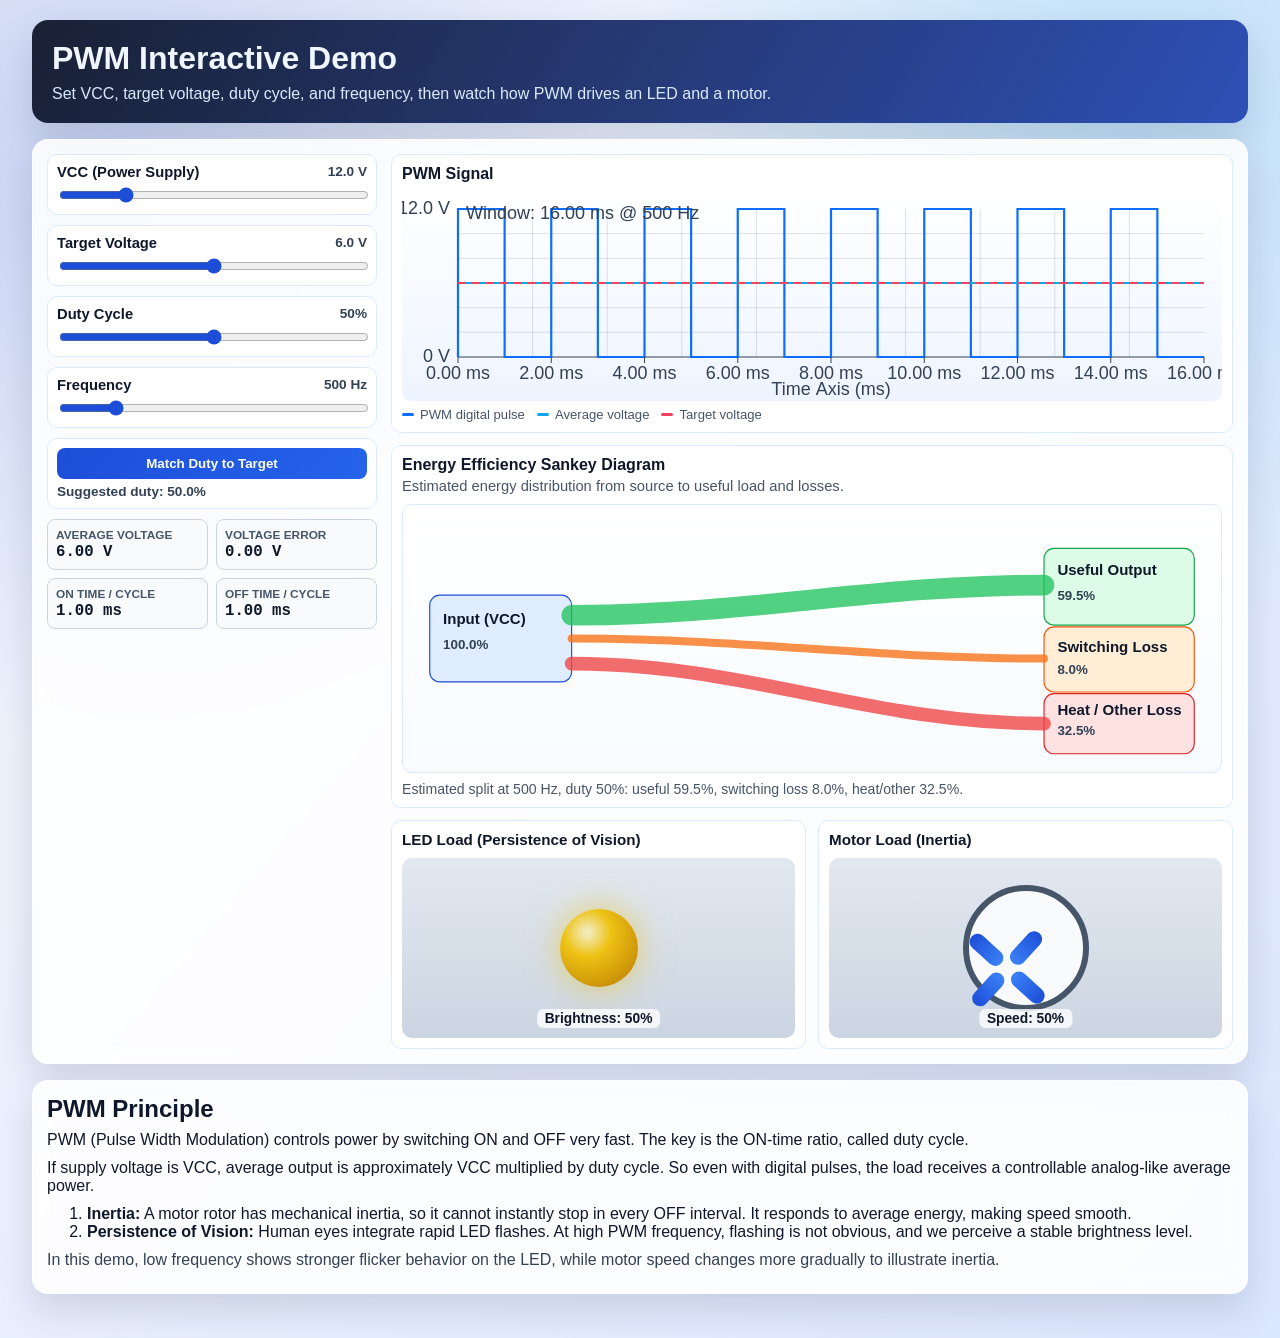
<file: index.html>
<!DOCTYPE html>
<html lang="en">
<head>
  <meta charset="UTF-8" />
  <meta name="viewport" content="width=device-width, initial-scale=1.0" />
  <meta name="description" content="Interactive PWM demo with VCC, target voltage, duty cycle, frequency, LED persistence-of-vision, and motor inertia visualization." />
  <meta name="theme-color" content="#1d4ed8" />
  <meta property="og:title" content="PWM Interactive Demo" />
  <meta property="og:description" content="A static front-end PWM visualization with interactive controls and load animations." />
  <meta property="og:type" content="website" />
  <title>PWM Interactive Demo</title>
  <link rel="stylesheet" href="style.css?v=20260319a" />
</head>
<body>
  <div class="wrap">
    <section class="hero">
      <h1>PWM Interactive Demo</h1>
      <p>
        Set VCC, target voltage, duty cycle, and frequency, then watch how PWM drives an LED and a motor.
      </p>
    </section>

    <section class="panel app-grid">
      <div class="controls">
        <div class="control">
          <label for="vcc">VCC (Power Supply) <span id="vccVal" class="unit">12.0 V</span></label>
          <input id="vcc" type="range" min="3" max="48" step="0.5" value="12" />
        </div>

        <div class="control">
          <label for="targetVoltage">Target Voltage <span id="targetVal" class="unit">6.0 V</span></label>
          <input id="targetVoltage" type="range" min="0" max="12" step="0.1" value="6" />
        </div>

        <div class="control">
          <label for="dutyCycle">Duty Cycle <span id="dutyVal" class="unit">50%</span></label>
          <input id="dutyCycle" type="range" min="0" max="100" step="1" value="50" />
        </div>

        <div class="control">
          <label for="frequency">Frequency <span id="freqVal" class="unit">500 Hz</span></label>
          <input id="frequency" type="range" min="5" max="3000" step="5" value="500" />
        </div>

        <div class="control row-control">
          <button id="matchDuty" type="button">Match Duty to Target</button>
          <span class="unit" id="dutyHint">Suggested duty: 50%</span>
        </div>

        <div class="stats">
          <div class="stat-box">
            <strong>Average Voltage</strong>
            <span id="avgVoltage">6.00 V</span>
          </div>
          <div class="stat-box">
            <strong>Voltage Error</strong>
            <span id="errorVoltage">0.00 V</span>
          </div>
          <div class="stat-box">
            <strong>ON Time / Cycle</strong>
            <span id="onTime">1.00 ms</span>
          </div>
          <div class="stat-box">
            <strong>OFF Time / Cycle</strong>
            <span id="offTime">1.00 ms</span>
          </div>
        </div>
      </div>

      <div class="visuals">
        <div class="chart">
          <h2>PWM Signal</h2>
          <canvas id="pwmCanvas" width="900" height="260"></canvas>
          <div class="legend">
            <span><i class="swatch swatch-pwm"></i>PWM digital pulse</span>
            <span><i class="swatch swatch-avg"></i>Average voltage</span>
            <span><i class="swatch swatch-target"></i>Target voltage</span>
          </div>
        </div>

        <div class="chart sankey-panel" id="sankeySection">
          <h2>Energy Efficiency Sankey Diagram</h2>
          <p class="sankey-subtitle">Estimated energy distribution from source to useful load and losses.</p>
          <svg id="sankeySvg" viewBox="0 0 980 320" role="img" aria-label="Energy Sankey Diagram">
            <rect class="node node-input" x="32" y="108" width="170" height="104" rx="12"></rect>
            <text class="node-title" x="48" y="142">Input (VCC)</text>
            <text class="node-value" id="nodeInputVal" x="48" y="172">100.0%</text>

            <rect class="node node-useful" x="768" y="52" width="180" height="92" rx="12"></rect>
            <text class="node-title" x="784" y="84">Useful Output</text>
            <text class="node-value" id="nodeUsefulVal" x="784" y="114">0.0%</text>

            <rect class="node node-switch" x="768" y="146" width="180" height="78" rx="12"></rect>
            <text class="node-title" x="784" y="176">Switching Loss</text>
            <text class="node-value" id="nodeSwitchVal" x="784" y="202">0.0%</text>

            <rect class="node node-heat" x="768" y="226" width="180" height="72" rx="12"></rect>
            <text class="node-title" x="784" y="252">Heat / Other Loss</text>
            <text class="node-value" id="nodeHeatVal" x="784" y="276">0.0%</text>

            <path id="flowUseful" class="flow useful" d="M 202 132 C 410 132, 560 96, 768 96"></path>
            <path id="flowSwitch" class="flow switch" d="M 202 160 C 410 160, 560 184, 768 184"></path>
            <path id="flowHeat" class="flow heat" d="M 202 190 C 410 190, 560 262, 768 262"></path>
          </svg>
          <div class="sankey-meta" id="sankeyMetaText">Model assumption: normalized input power = 100%.</div>
        </div>

        <div class="load-grid">
          <div class="load-card">
            <h3>LED Load (Persistence of Vision)</h3>
            <div class="led-stage">
              <div class="led-bulb" id="ledBulb"></div>
              <div class="led-label" id="ledLabel">Brightness: 50%</div>
            </div>
          </div>

          <div class="load-card">
            <h3>Motor Load (Inertia)</h3>
            <div class="motor-stage">
              <div class="motor-ring">
                <div class="motor-rotor" id="motorRotor">
                  <span></span><span></span><span></span><span></span>
                </div>
              </div>
              <div class="motor-label" id="motorLabel">Speed: 50%</div>
            </div>
          </div>
        </div>
      </div>
    </section>

    <section class="panel explain" id="explanation">
      <h2>PWM Principle</h2>
      <p>
        PWM (Pulse Width Modulation) controls power by switching ON and OFF very fast. The key is the ON-time ratio, called duty cycle.
      </p>
      <p>
        If supply voltage is VCC, average output is approximately VCC multiplied by duty cycle. So even with digital pulses, the load receives a controllable analog-like average power.
      </p>
      <ol>
        <li><strong>Inertia:</strong> A motor rotor has mechanical inertia, so it cannot instantly stop in every OFF interval. It responds to average energy, making speed smooth.</li>
        <li><strong>Persistence of Vision:</strong> Human eyes integrate rapid LED flashes. At high PWM frequency, flashing is not obvious, and we perceive a stable brightness level.</li>
      </ol>
      <p class="mini">
        In this demo, low frequency shows stronger flicker behavior on the LED, while motor speed changes more gradually to illustrate inertia.
      </p>
    </section>
  </div>

  <script src="index.js?v=20260319a"></script>
</body>
</html>
</file>
<file: style.css>
:root {
  --bg-1: #f4f6fb;
  --bg-2: #dbe6ff;
  --ink-1: #0f172a;
  --ink-2: #334155;
  --panel: rgba(255, 255, 255, 0.88);
  --line-grid: rgba(15, 23, 42, 0.12);
  --pulse: #0d6efd;
  --avg: #0ea5e9;
  --target: #f43f5e;
  --accent: #1d4ed8;
  --axis-font-size: 18px;
  --axis-font-family: "IBM Plex Sans", "Segoe UI", Tahoma, sans-serif;
  --radius-lg: 16px;
  --radius-sm: 10px;
  --shadow: 0 16px 36px rgba(15, 23, 42, 0.13);
}

* {
  box-sizing: border-box;
}

body {
  margin: 0;
  min-height: 100vh;
  font-family: "IBM Plex Sans", "Segoe UI", Tahoma, sans-serif;
  color: var(--ink-1);
  background:
    radial-gradient(circle at 7% 12%, rgba(29, 78, 216, 0.2), transparent 35%),
    radial-gradient(circle at 88% 8%, rgba(14, 165, 233, 0.18), transparent 32%),
    linear-gradient(130deg, var(--bg-1), var(--bg-2));
}

.wrap {
  width: min(1220px, 95vw);
  margin: 20px auto 44px;
  display: grid;
  gap: 16px;
}

.hero {
  padding: 20px;
  border-radius: var(--radius-lg);
  box-shadow: var(--shadow);
  background: linear-gradient(120deg, rgba(15, 23, 42, 0.95), rgba(30, 64, 175, 0.9));
  color: #eff6ff;
}

.hero h1 {
  margin: 0 0 8px;
  font-family: "Space Grotesk", "Trebuchet MS", sans-serif;
  font-size: clamp(1.4rem, 2.5vw, 2rem);
}

.hero p {
  margin: 0;
  color: #dbeafe;
}

.panel {
  background: var(--panel);
  border: 1px solid rgba(255, 255, 255, 0.7);
  border-radius: var(--radius-lg);
  box-shadow: var(--shadow);
  backdrop-filter: blur(8px);
  padding: 14px;
}

.app-grid {
  display: grid;
  grid-template-columns: 330px 1fr;
  gap: 14px;
}

.controls {
  display: grid;
  gap: 10px;
  align-content: start;
  position: sticky;
  top: 12px;
  align-self: start;
}

.control {
  background: #ffffff;
  border: 1px solid #dbeafe;
  border-radius: var(--radius-sm);
  padding: 9px;
  display: grid;
  gap: 5px;
}

.control label {
  display: flex;
  justify-content: space-between;
  gap: 8px;
  font-size: 0.92rem;
  font-weight: 700;
}

.control input[type="range"] {
  width: 100%;
  accent-color: var(--accent);
}

.unit {
  color: var(--ink-2);
  font-size: 0.85rem;
  font-weight: 600;
}

.row-control {
  grid-template-columns: 1fr;
}

#matchDuty {
  border: none;
  border-radius: 8px;
  padding: 8px 10px;
  background: linear-gradient(120deg, #1d4ed8, #2563eb);
  color: #ffffff;
  font-weight: 700;
  cursor: pointer;
}

#matchDuty:hover {
  filter: brightness(1.05);
}

.stats {
  display: grid;
  grid-template-columns: 1fr 1fr;
  gap: 8px;
}

.stat-box {
  border: 1px solid #cbd5e1;
  border-radius: 8px;
  background: #f8fafc;
  padding: 8px;
}

.stat-box strong {
  display: block;
  color: #475569;
  font-size: 0.74rem;
  text-transform: uppercase;
}

.stat-box span {
  font-family: "Consolas", "Courier New", monospace;
  font-size: 0.98rem;
  font-weight: 800;
}

.visuals {
  display: grid;
  gap: 12px;
}

.chart {
  background: #ffffff;
  border: 1px solid #dbeafe;
  border-radius: var(--radius-sm);
  padding: 10px;
}

.chart h2 {
  margin: 0 0 8px;
  font-size: 1rem;
}

canvas {
  width: 100%;
  height: 210px;
  background: linear-gradient(180deg, #ffffff, #eef4ff);
  border-radius: 8px;
  display: block;
}

.legend {
  margin-top: 6px;
  display: flex;
  flex-wrap: wrap;
  gap: 12px;
  color: #475569;
  font-size: 0.82rem;
}

.legend span {
  display: inline-flex;
  align-items: center;
  gap: 6px;
}

.swatch {
  width: 12px;
  height: 3px;
  border-radius: 2px;
}

.swatch-pwm {
  background: var(--pulse);
}

.swatch-avg {
  background: var(--avg);
}

.swatch-target {
  background: var(--target);
}

.load-grid {
  display: grid;
  grid-template-columns: 1fr 1fr;
  gap: 12px;
}

.load-card {
  background: #ffffff;
  border: 1px solid #dbeafe;
  border-radius: var(--radius-sm);
  padding: 10px;
}

.load-card h3 {
  margin: 0 0 10px;
  font-size: 0.95rem;
}

.led-stage,
.motor-stage {
  min-height: 180px;
  border-radius: 10px;
  background: linear-gradient(180deg, #e2e8f0, #cbd5e1);
  display: grid;
  place-items: center;
  position: relative;
}

.led-bulb {
  width: 78px;
  height: 78px;
  border-radius: 50%;
  background: radial-gradient(circle at 35% 30%, #fff6bf 4%, #facc15 32%, #ca8a04 90%);
  box-shadow: 0 0 10px rgba(250, 204, 21, 0.4);
}

.led-label,
.motor-label {
  position: absolute;
  bottom: 10px;
  left: 50%;
  transform: translateX(-50%);
  font-size: 0.86rem;
  color: #0f172a;
  font-weight: 700;
  background: rgba(255, 255, 255, 0.78);
  border-radius: 6px;
  padding: 2px 8px;
}

.motor-ring {
  width: 126px;
  height: 126px;
  border-radius: 50%;
  border: 6px solid #475569;
  display: grid;
  place-items: center;
  background: #f8fafc;
}

.motor-rotor {
  width: 94px;
  height: 94px;
  border-radius: 50%;
  position: relative;
}

.motor-rotor span {
  position: absolute;
  left: 50%;
  top: 50%;
  width: 16px;
  height: 40px;
  border-radius: 8px;
  background: linear-gradient(180deg, #3b82f6, #1d4ed8);
  transform-origin: center -8px;
}

.motor-rotor span:nth-child(1) {
  transform: translate(-50%, -50%) rotate(0deg);
}

.motor-rotor span:nth-child(2) {
  transform: translate(-50%, -50%) rotate(90deg);
}

.motor-rotor span:nth-child(3) {
  transform: translate(-50%, -50%) rotate(180deg);
}

.motor-rotor span:nth-child(4) {
  transform: translate(-50%, -50%) rotate(270deg);
}

.explain h2 {
  margin: 0 0 8px;
}

.sankey-panel h2 {
  margin: 0 0 4px;
}

.sankey-panel {
  margin-top: 0;
}

.sankey-subtitle {
  margin: 0 0 10px;
  color: #475569;
  font-size: 0.92rem;
}

#sankeySvg {
  width: 100%;
  height: auto;
  display: block;
  border-radius: 10px;
  background: linear-gradient(180deg, #ffffff, #f8fbff);
  border: 1px solid #dbeafe;
}

.node {
  stroke-width: 1.4;
}

.node-input {
  fill: #e0ecff;
  stroke: #1d4ed8;
}

.node-useful {
  fill: #dcfce7;
  stroke: #16a34a;
}

.node-switch {
  fill: #ffedd5;
  stroke: #ea580c;
}

.node-heat {
  fill: #fee2e2;
  stroke: #dc2626;
}

.node-title {
  font-size: 18px;
  font-weight: 700;
  fill: #0f172a;
}

.node-value {
  font-size: 16px;
  font-weight: 700;
  fill: #334155;
}

.flow {
  fill: none;
  stroke-linecap: round;
  opacity: 0.78;
  transition: stroke-width 240ms ease;
}

.flow.useful {
  stroke: #22c55e;
}

.flow.switch {
  stroke: #f97316;
}

.flow.heat {
  stroke: #ef4444;
}

.sankey-meta {
  margin-top: 8px;
  color: #475569;
  font-size: 0.88rem;
}

.explain p,
.explain ol {
  margin: 0 0 10px;
  color: #0f172a;
}

.explain .mini {
  color: #334155;
}

@media (max-width: 980px) {
  .app-grid {
    grid-template-columns: 1fr;
  }

  .controls {
    position: static;
    top: auto;
  }

  .stats {
    grid-template-columns: 1fr;
  }
}
</file>
